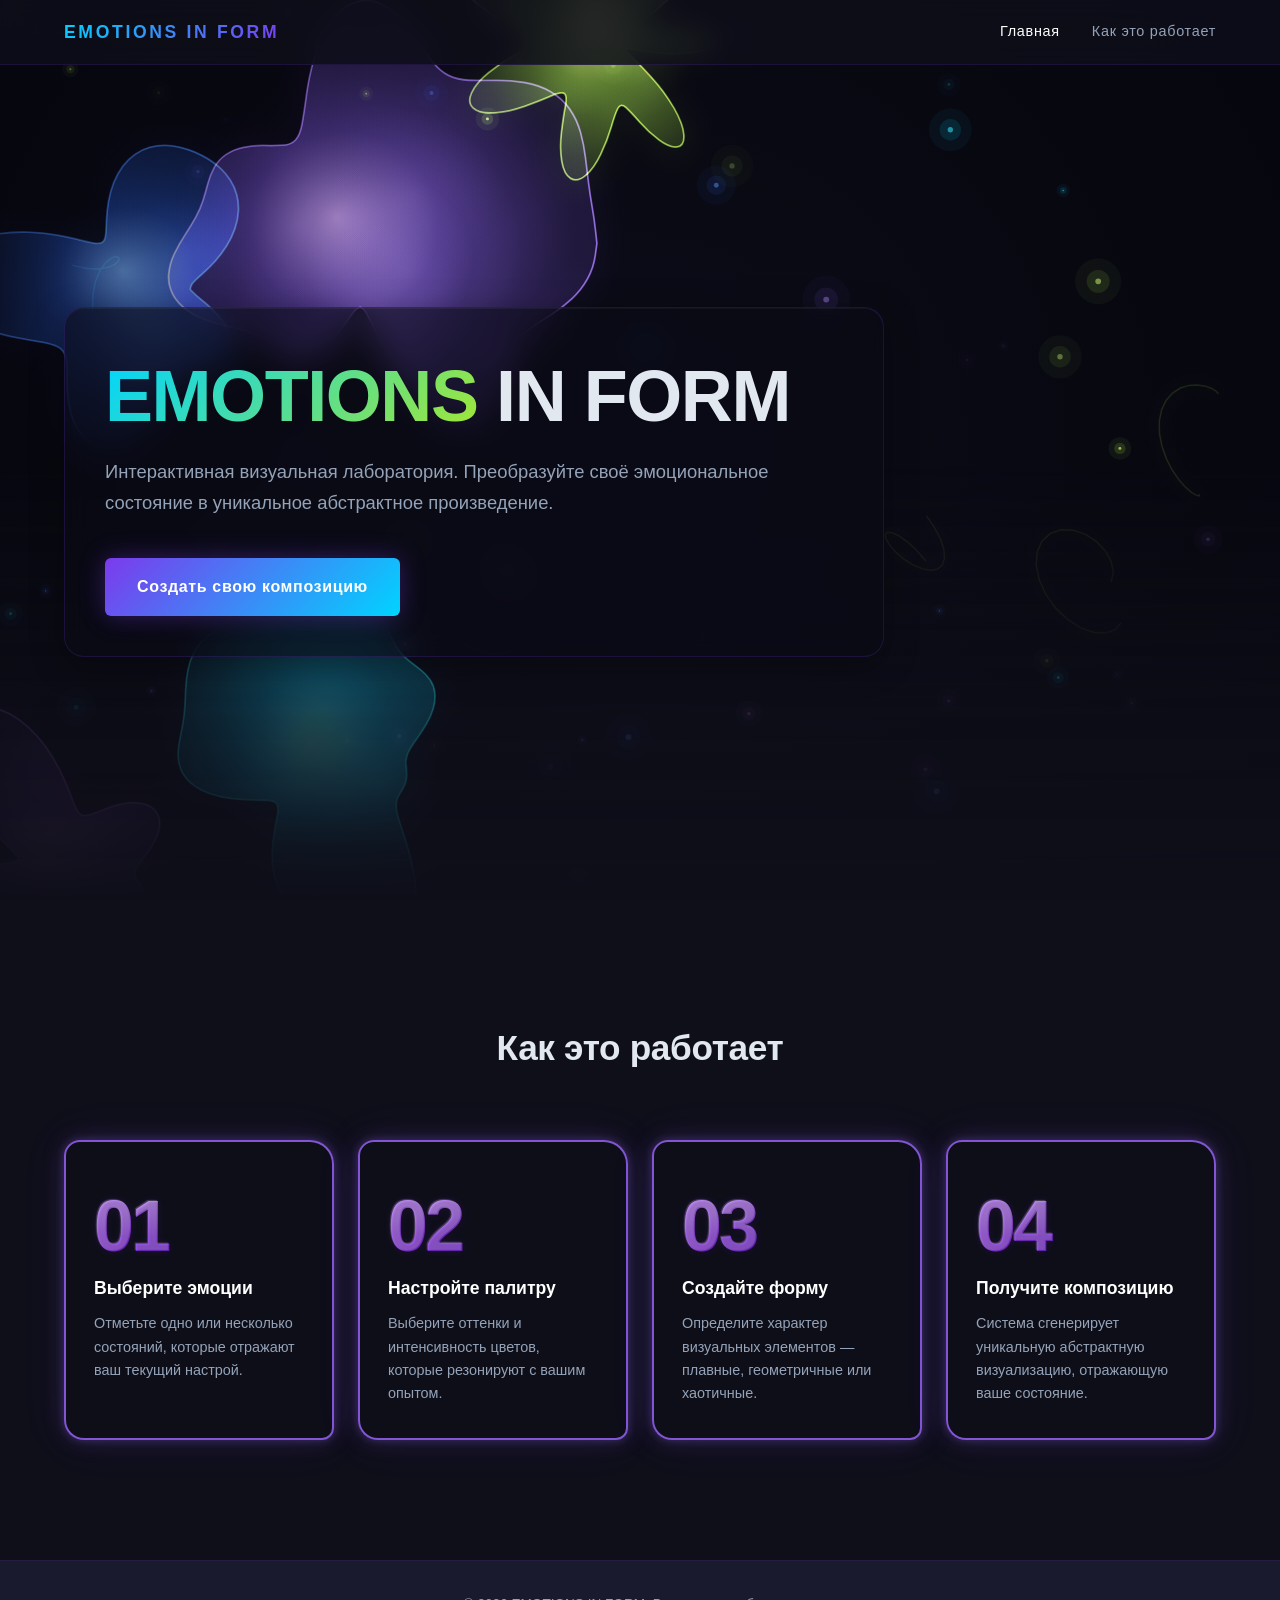
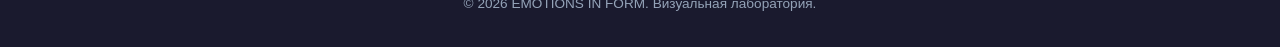
<file: index.html>
<!DOCTYPE html>
<html lang="ru">
<head>
    <meta charset="UTF-8">
    <meta name="viewport" content="width=device-width, initial-scale=1.0">
    <title>EMOTIONS IN FORM — Визуальная лаборатория</title>
    <link rel="stylesheet" href="css/style.css">
</head>
<body>

    <!-- Шапка -->
    <header class="header">
        <div class="container">
            <a href="#" class="logo">EMOTIONS IN FORM</a>
            <nav class="nav" id="nav">
                <a href="#hero">Главная</a>
                <a href="#how">Как это работает</a>
            </nav>
            <button class="burger" id="burger" aria-label="Меню">
                <span></span>
                <span></span>
                <span></span>
            </button>
        </div>
    </header>

    <main>

        <!-- Главный экран -->
        <section class="hero" id="hero">
            <canvas class="hero-canvas" id="heroCanvas" aria-hidden="true"></canvas>
            <div class="container">
                <div class="hero-content">
                    <h1 class="hero-title">
                        <span class="title-accent">EMOTIONS</span> IN FORM
                    </h1>
                    <p class="hero-subtitle">
                        Интерактивная визуальная лаборатория. Преобразуйте своё эмоциональное состояние в&nbsp;уникальное абстрактное произведение.
                    </p>
                    <a href="#" class="btn btn--primary" id="btnStartCreation">Создать свою композицию</a>
                </div>
            </div>
        </section>

        <!-- Как это работает -->
        <section class="how" id="how">
            <div class="container">
                <h2 class="section-title">Как это работает</h2>
                <div class="steps">
                    <div class="step">
                        <span class="step-number" data-glow="01">01</span>
                        <h3 class="step-title">Выберите эмоции</h3>
                        <p class="step-desc">Отметьте одно или несколько состояний, которые отражают ваш текущий настрой.</p>
                    </div>
                    <div class="step">
                        <span class="step-number" data-glow="02">02</span>
                        <h3 class="step-title">Настройте палитру</h3>
                        <p class="step-desc">Выберите оттенки и интенсивность цветов, которые резонируют с вашим опытом.</p>
                    </div>
                    <div class="step">
                        <span class="step-number" data-glow="03">03</span>
                        <h3 class="step-title">Создайте форму</h3>
                        <p class="step-desc">Определите характер визуальных элементов — плавные, геометричные или хаотичные.</p>
                    </div>
                    <div class="step">
                        <span class="step-number" data-glow="04">04</span>
                        <h3 class="step-title">Получите композицию</h3>
                        <p class="step-desc">Система сгенерирует уникальную абстрактную визуализацию, отражающую ваше состояние.</p>
                    </div>
                </div>
            </div>
        </section>

        <!-- Область создания композиции -->
        <div class="creator-area" id="creatorArea">
            <button class="creator-close" id="creatorClose" aria-label="Закрыть">&times;</button>
            <div class="creator-viewport">
                <div class="creator-track" id="creatorTrack">

                    <!-- Слайд 1: Выбор эмоций -->
                    <div class="creator-slide" id="slide-emotions">
                        <div class="container">
                            <div class="scene-header">
                                <span class="scene-step">Шаг 1 из 4</span>
                                <div class="scene-progress">
                                    <span class="scene-progress__fill" style="width: 25%"></span>
                                </div>
                                <h2 class="scene-title">Выберите, что вы сейчас чувствуете</h2>
                                <p class="scene-hint">Можно выбрать несколько</p>
                            </div>
                            <div class="emotions-grid">
                                <div class="emotions-col">
                                    <div class="emotion-row" data-emotion="calm">
                                        <span class="emotion-marker"></span>
                                        <span class="emotion-label">Спокойствие</span>
                                    </div>
                                    <div class="emotion-row" data-emotion="anxiety">
                                        <span class="emotion-marker"></span>
                                        <span class="emotion-label">Тревога</span>
                                    </div>
                                    <div class="emotion-row" data-emotion="inspiration">
                                        <span class="emotion-marker"></span>
                                        <span class="emotion-label">Вдохновение</span>
                                    </div>
                                    <div class="emotion-row" data-emotion="joy">
                                        <span class="emotion-marker"></span>
                                        <span class="emotion-label">Радость</span>
                                    </div>
                                    <div class="emotion-row" data-emotion="ecstasy">
                                        <span class="emotion-marker"></span>
                                        <span class="emotion-label">Восторг</span>
                                    </div>
                                    <div class="emotion-row" data-emotion="curiosity">
                                        <span class="emotion-marker"></span>
                                        <span class="emotion-label">Любопытство</span>
                                    </div>
                                </div>
                                <div class="emotions-col">
                                    <div class="emotion-row" data-emotion="sadness">
                                        <span class="emotion-marker"></span>
                                        <span class="emotion-label">Грусть</span>
                                    </div>
                                    <div class="emotion-row" data-emotion="anger">
                                        <span class="emotion-marker"></span>
                                        <span class="emotion-label">Гнев</span>
                                    </div>
                                    <div class="emotion-row" data-emotion="hope">
                                        <span class="emotion-marker"></span>
                                        <span class="emotion-label">Надежда</span>
                                    </div>
                                    <div class="emotion-row" data-emotion="doubt">
                                        <span class="emotion-marker"></span>
                                        <span class="emotion-label">Сомнение</span>
                                    </div>
                                    <div class="emotion-row" data-emotion="fatigue">
                                        <span class="emotion-marker"></span>
                                        <span class="emotion-label">Усталость</span>
                                    </div>
                                    <div class="emotion-row" data-emotion="longing">
                                        <span class="emotion-marker"></span>
                                        <span class="emotion-label">Тоска</span>
                                    </div>
                                </div>
                            </div>
                            <div class="scene-footer">
                                <button class="btn btn--primary btn--next" id="btnNextEmotion" disabled>Далее</button>
                            </div>
                        </div>
                    </div>

                    <!-- Слайд 2: Настройка палитры -->
                    <div class="creator-slide" id="slide-palette">
                        <div class="container">
                            <div class="scene-header">
                                <span class="scene-step">Шаг 2 из 4</span>
                                <div class="scene-progress">
                                    <span class="scene-progress__fill" style="width: 50%"></span>
                                </div>
                                <h2 class="scene-title">Выберите цветовое настроение</h2>
                                <p class="scene-hint">Какими цветами вы хотите выразить своё состояние?</p>
                            </div>
                            <div class="palette-cards">
                                <div class="palette-card" data-palette="cosmic">
                                    <div class="palette-preview palette-preview--cosmic"></div>
                                    <h3 class="palette-name">Космическое свечение</h3>
                                    <p class="palette-desc">Глубокий фиолетовый, яркий циан, ультрамарин</p>
                                </div>
                                <div class="palette-card" data-palette="warm">
                                    <div class="palette-preview palette-preview--warm"></div>
                                    <h3 class="palette-name">Янтарная вспышка</h3>
                                    <p class="palette-desc">Огненный оранжевый, тёплый розовый, золотой</p>
                                </div>
                                <div class="palette-card" data-palette="quiet">
                                    <div class="palette-preview palette-preview--quiet"></div>
                                    <h3 class="palette-name">Сапфировый импульс</h3>
                                    <p class="palette-desc">Глубокий сапфир, ультрамарин, голубые акценты</p>
                                </div>
                                <div class="palette-card" data-palette="contrast">
                                    <div class="palette-preview palette-preview--contrast"></div>
                                    <h3 class="palette-name">Контраст чувств</h3>
                                    <p class="palette-desc">Яркий лайм, неоновый розовый, тёмный фиолетовый</p>
                                </div>
                                <div class="palette-card" data-palette="lavender">
                                    <div class="palette-preview palette-preview--lavender"></div>
                                    <h3 class="palette-name">Лавандовый туман</h3>
                                    <p class="palette-desc">Сиреневый, розовый, молочный</p>
                                </div>
                                <div class="palette-card" data-palette="emerald">
                                    <div class="palette-preview palette-preview--emerald"></div>
                                    <h3 class="palette-name">Изумрудный сон</h3>
                                    <p class="palette-desc">Зелёный, бирюзовый, золотистый</p>
                                </div>
                                <div class="palette-card" data-palette="neon">
                                    <div class="palette-preview palette-preview--neon"></div>
                                    <h3 class="palette-name">Алый резонанс</h3>
                                    <p class="palette-desc">Глубокий красный, бордо, кармин, малина</p>
                                </div>
                                <div class="palette-card" data-palette="mono">
                                    <div class="palette-preview palette-preview--mono"></div>
                                    <h3 class="palette-name">Монохромная тишина</h3>
                                    <p class="palette-desc">Графитовый, серебристый, белый</p>
                                </div>
                            </div>
                            <div class="scene-footer">
                                <button class="btn btn--secondary btn--back" id="btnBackPalette">Назад</button>
                                <button class="btn btn--primary btn--next" id="btnNextPalette" disabled>Далее</button>
                            </div>
                        </div>
                    </div>

                    <!-- Слайд 3: Выбор формы -->
                    <div class="creator-slide" id="slide-shape">
                        <div class="container">
                            <div class="scene-header">
                                <span class="scene-step">Шаг 3 из 4</span>
                                <div class="scene-progress">
                                    <span class="scene-progress__fill" style="width: 75%"></span>
                                </div>
                                <h2 class="scene-title">Выберите форму композиции</h2>
                                <p class="scene-hint">Как ваше состояние могло бы выглядеть в абстрактном пространстве?</p>
                            </div>
                            <div class="shape-cards">
                                <div class="shape-card" data-shape="organic">
                                    <div class="shape-visual shape-visual--organic"></div>
                                    <h3 class="shape-name">Органика</h3>
                                    <p class="shape-desc">Плавные, мягкие, неправильные формы</p>
                                </div>
                                <div class="shape-card" data-shape="geometry">
                                    <div class="shape-visual shape-visual--geometry"></div>
                                    <h3 class="shape-name">Геометрия</h3>
                                    <p class="shape-desc">Круги, треугольники, многоугольники</p>
                                </div>
                                <div class="shape-card" data-shape="flow">
                                    <div class="shape-visual shape-visual--flow"></div>
                                    <h3 class="shape-name">Поток</h3>
                                    <p class="shape-desc">Текучие волны, ленты, переплетения</p>
                                </div>
                                <div class="shape-card" data-shape="particles">
                                    <div class="shape-visual shape-visual--particles"></div>
                                    <h3 class="shape-name">Частицы</h3>
                                    <p class="shape-desc">Светящиеся точки, абстрактные скопления</p>
                                </div>
                                <div class="shape-card" data-shape="neural">
                                    <div class="shape-visual shape-visual--neural"></div>
                                    <h3 class="shape-name">Нейронные связи</h3>
                                    <p class="shape-desc">Пересекающиеся линии, узлы, соединения</p>
                                </div>
                                <div class="shape-card" data-shape="symmetry">
                                    <div class="shape-visual shape-visual--symmetry"></div>
                                    <h3 class="shape-name">Симметрия</h3>
                                    <p class="shape-desc">Радиальный орнамент, зеркала, дуги, лучи</p>
                                </div>
                            </div>
                            <div class="scene-footer">
                                <button class="btn btn--secondary btn--back" id="btnBackShape">Назад</button>
                                <button class="btn btn--primary btn--next" id="btnNextShape" disabled>Далее</button>
                            </div>
                        </div>
                    </div>

                    <!-- Слайд 4: Результат -->
                    <div class="creator-slide" id="slide-result">
                        <div class="container">
                            <div class="scene-header">
                                <span class="scene-step">Шаг 4 из 4</span>
                                <div class="scene-progress">
                                    <span class="scene-progress__fill" style="width: 100%"></span>
                                </div>
                                <h2 class="scene-title">Твоё состояние в цвете и форме</h2>
                                <p class="scene-hint">Каждое чувство оставляет свой визуальный след</p>
                            </div>
                            <div class="result-area">
                                <canvas class="result-canvas" id="resultCanvas"></canvas>
                                <div class="result-actions">
                                    <button class="btn btn--secondary" id="btnSaveResult">Сохранить изображение</button>
                                    <button class="btn btn--secondary" id="btnRegenerate">Создать заново</button>
                                    <button class="btn btn--secondary" id="btnChangeSettings">Изменить настройки</button>
                                </div>
                            </div>
                        </div>
                    </div>

                </div>
            </div>
        </div>

    </main>

    <!-- Подвал -->
    <footer class="footer">
        <div class="container">
            <p class="footer-text">&copy; 2026 EMOTIONS IN FORM. Визуальная лаборатория.</p>
        </div>
    </footer>

    <script src="js/main.recovered.js"></script>
</body>
</html>
</file>
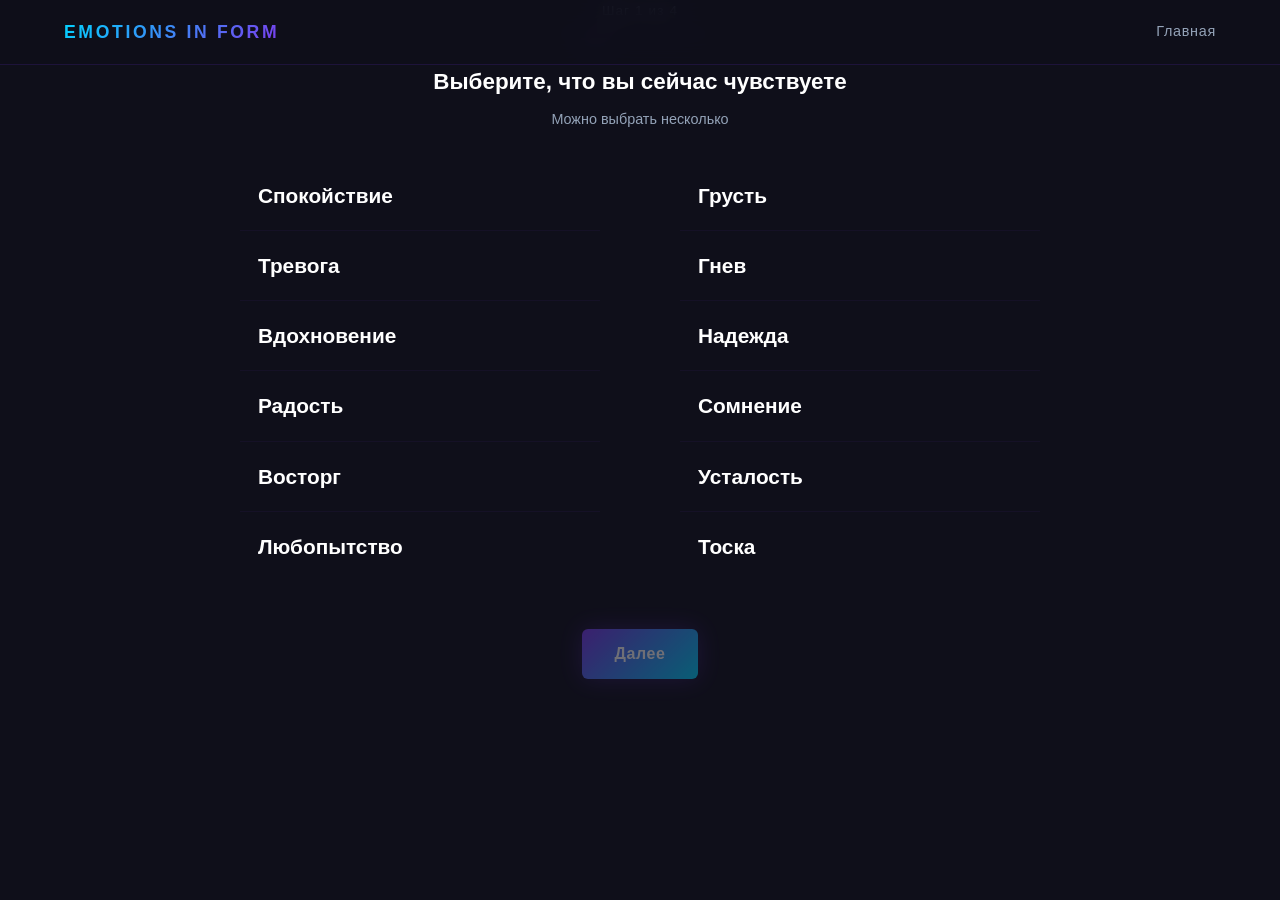
<file: emotions.html>
<!DOCTYPE html>
<html lang="ru">
<head>
    <meta charset="UTF-8">
    <meta name="viewport" content="width=device-width, initial-scale=1.0">
    <title>EMOTIONS IN FORM — Выбор эмоций</title>
    <link rel="stylesheet" href="css/style.css">
</head>
<body>

    <!-- Шапка -->
    <header class="header">
        <div class="container">
            <a href="index.html" class="logo">EMOTIONS IN FORM</a>
            <nav class="nav" id="nav">
                <a href="index.html">Главная</a>
            </nav>
            <button class="burger" id="burger" aria-label="Меню">
                <span></span>
                <span></span>
                <span></span>
            </button>
        </div>
    </header>

    <!-- Сцена: выбор эмоций -->
    <section class="scene scene--emotions" id="sceneEmotions">
        <div class="scene-bg">
            <div class="scene-bg__blob scene-bg__blob--1"></div>
            <div class="scene-bg__blob scene-bg__blob--2"></div>
            <div class="scene-bg__blob scene-bg__blob--3"></div>
        </div>
        <div class="container">
            <div class="scene-header">
                <span class="scene-step">Шаг 1 из 4</span>
                <div class="scene-progress">
                    <span class="scene-progress__fill" style="width: 25%"></span>
                </div>
                <h2 class="scene-title">Выберите, что вы сейчас чувствуете</h2>
                <p class="scene-hint">Можно выбрать несколько</p>
            </div>
            <div class="emotions-grid">
                <div class="emotions-col">
                    <div class="emotion-row" data-emotion="calm">
                        <span class="emotion-marker"></span>
                        <span class="emotion-label">Спокойствие</span>
                    </div>
                    <div class="emotion-row" data-emotion="anxiety">
                        <span class="emotion-marker"></span>
                        <span class="emotion-label">Тревога</span>
                    </div>
                    <div class="emotion-row" data-emotion="inspiration">
                        <span class="emotion-marker"></span>
                        <span class="emotion-label">Вдохновение</span>
                    </div>
                    <div class="emotion-row" data-emotion="joy">
                        <span class="emotion-marker"></span>
                        <span class="emotion-label">Радость</span>
                    </div>
                    <div class="emotion-row" data-emotion="ecstasy">
                        <span class="emotion-marker"></span>
                        <span class="emotion-label">Восторг</span>
                    </div>
                    <div class="emotion-row" data-emotion="curiosity">
                        <span class="emotion-marker"></span>
                        <span class="emotion-label">Любопытство</span>
                    </div>
                </div>
                <div class="emotions-col">
                    <div class="emotion-row" data-emotion="sadness">
                        <span class="emotion-marker"></span>
                        <span class="emotion-label">Грусть</span>
                    </div>
                    <div class="emotion-row" data-emotion="anger">
                        <span class="emotion-marker"></span>
                        <span class="emotion-label">Гнев</span>
                    </div>
                    <div class="emotion-row" data-emotion="hope">
                        <span class="emotion-marker"></span>
                        <span class="emotion-label">Надежда</span>
                    </div>
                    <div class="emotion-row" data-emotion="doubt">
                        <span class="emotion-marker"></span>
                        <span class="emotion-label">Сомнение</span>
                    </div>
                    <div class="emotion-row" data-emotion="fatigue">
                        <span class="emotion-marker"></span>
                        <span class="emotion-label">Усталость</span>
                    </div>
                    <div class="emotion-row" data-emotion="longing">
                        <span class="emotion-marker"></span>
                        <span class="emotion-label">Тоска</span>
                    </div>
                </div>
            </div>
            <div class="scene-footer">
                <button class="btn btn--primary btn--next" id="btnNext" disabled>Далее</button>
            </div>
        </div>
    </section>

    <script src="js/emotions.js"></script>
</body>
</html>
</file>
<file: css/style.css>
/* ===== Сброс и базовые стили ===== */
*,
*::before,
*::after {
    margin: 0;
    padding: 0;
    box-sizing: border-box;
}

:root {
    /* Палитра Art Laboratory */
    --color-graphite: #1a1a2e;
    --color-graphite-light: #2d2d44;
    --color-purple: #7c3aed;
    --color-purple-glow: #a78bfa;
    --color-electric-blue: #00d4ff;
    --color-electric-blue-dim: #0ea5e9;
    --color-lime: #a3e635;
    --color-lime-dim: #84cc16;

    --color-text: #e2e8f0;
    --color-text-muted: #94a3b8;
    --color-bg: #0f0f1a;
    --color-bg-card: #16162a;

    --radius: 6px;
    --transition: 0.3s cubic-bezier(0.4, 0, 0.2, 1);
}

html {
    scroll-behavior: smooth;
}

body {
    font-family: -apple-system, BlinkMacSystemFont, 'Segoe UI', Roboto, sans-serif;
    color: var(--color-text);
    background: var(--color-bg);
    line-height: 1.6;
    overflow-x: hidden;
}

.container {
    max-width: 1200px;
    margin: 0 auto;
    padding: 0 24px;
}

a {
    text-decoration: none;
    color: inherit;
}

/* ===== Шапка ===== */
.header {
    position: fixed;
    top: 0;
    left: 0;
    width: 100%;
    background: rgba(15, 15, 26, 0.85);
    backdrop-filter: blur(12px);
    -webkit-backdrop-filter: blur(12px);
    border-bottom: 1px solid rgba(124, 58, 237, 0.15);
    z-index: 100;
}

.header .container {
    display: flex;
    align-items: center;
    justify-content: space-between;
    height: 64px;
}

.logo {
    font-size: 1.1rem;
    font-weight: 800;
    letter-spacing: 0.15em;
    text-transform: uppercase;
    background: linear-gradient(135deg, var(--color-electric-blue), var(--color-purple));
    -webkit-background-clip: text;
    -webkit-text-fill-color: transparent;
    background-clip: text;
}

.nav {
    display: flex;
    gap: 32px;
}

.nav a {
    font-size: 0.9rem;
    font-weight: 500;
    letter-spacing: 0.05em;
    color: var(--color-text-muted);
    transition: color var(--transition);
    position: relative;
}

.nav a::after {
    content: '';
    position: absolute;
    bottom: -4px;
    left: 0;
    width: 0;
    height: 2px;
    background: var(--color-electric-blue);
    transition: width var(--transition);
}

.nav a:hover {
    color: #fff;
}

.nav a:hover::after {
    width: 100%;
}

/* Бургер-меню */
.burger {
    display: none;
    flex-direction: column;
    gap: 5px;
    background: none;
    border: none;
    cursor: pointer;
    padding: 4px;
}

.burger span {
    display: block;
    width: 24px;
    height: 2px;
    background: var(--color-text);
    transition: var(--transition);
}

/* ===== Главный экран ===== */
.hero {
    min-height: 100vh;
    display: flex;
    align-items: center;
    padding-top: 64px;
    position: relative;
    overflow: hidden;
}

.hero .container {
    position: relative;
    z-index: 2;
    width: 100%;
}

.hero-content {
    align-self: flex-start;
    width: 820px;
    max-width: calc(100vw - 48px);
    box-sizing: border-box;
    z-index: 2;

    /* ===== Glassmorphism-подложка ===== */
    display: flex;
    flex-direction: column;
    gap: 0;
    padding: 44px 40px 40px 40px;
    border-radius: 20px;
    background: rgba(10, 10, 22, 0.6);
    backdrop-filter: blur(16px);
    -webkit-backdrop-filter: blur(16px);
    border: 1px solid rgba(124, 58, 237, 0.18);
    box-shadow:
        0 8px 32px rgba(0, 0, 0, 0.35),
        inset 0 1px 0 rgba(255, 255, 255, 0.04);
}

/* ===== Заголовок ===== */
.hero-title {
    font-size: 4.5rem;
    font-weight: 900;
    line-height: 1;
    letter-spacing: -0.02em;
    margin-top: 8px;
    margin-bottom: 24px;
    white-space: nowrap;
}

.title-accent {
    background: linear-gradient(135deg, var(--color-electric-blue), var(--color-lime));
    -webkit-background-clip: text;
    -webkit-text-fill-color: transparent;
    background-clip: text;
}

.hero-subtitle {
    font-size: 1.15rem;
    color: var(--color-text-muted);
    line-height: 1.7;
    margin-bottom: 40px;
}

/* ===== Кнопка ===== */
.btn {
    display: inline-block;
    padding: 16px 32px;
    font-size: 1rem;
    font-weight: 700;
    letter-spacing: 0.04em;
    border: none;
    border-radius: var(--radius);
    cursor: pointer;
    transition: all var(--transition);
    width: fit-content;
}

.btn--primary {
    background: linear-gradient(135deg, var(--color-purple), var(--color-electric-blue));
    color: #fff;
    box-shadow: 0 0 24px rgba(124, 58, 237, 0.35);
}

.btn--primary:hover {
    box-shadow: 0 0 40px rgba(0, 212, 255, 0.5);
    transform: translateY(-2px);
}

/* ===== Canvas: генеративный фон ===== */
.hero-canvas {
    position: absolute;
    top: 0;
    left: 0;
    width: 100%;
    height: 100%;
    z-index: 1;
    pointer-events: none;
    mask-image: linear-gradient(to bottom, rgba(0, 0, 0, 1) 50%, rgba(0, 0, 0, 0.3) 80%, rgba(0, 0, 0, 0) 100%);
    -webkit-mask-image: linear-gradient(to bottom, rgba(0, 0, 0, 1) 50%, rgba(0, 0, 0, 0.3) 80%, rgba(0, 0, 0, 0) 100%);
}

/* ===== Секция «Как это работает» — Editorial Organic ===== */
.how {
    padding: 120px 0;
    background: var(--color-bg);
}

.section-title {
    font-size: 2.2rem;
    font-weight: 800;
    text-align: center;
    margin-bottom: 64px;
    letter-spacing: -0.01em;
}

.steps {
    display: grid;
    grid-template-columns: repeat(4, 1fr);
    gap: 24px;
}

/* --- Карточка — органичный контур, тёмная заливка, неоновое свечение --- */
.step {
    background: rgba(15, 15, 26, 0.95);
    position: relative;
    overflow: visible;
    min-height: 300px;
    padding: 48px 28px 32px;
    transition: border-color var(--transition);

    /* Единая фиолетовая обводка + свечение */
    border: 2px solid rgba(150, 98, 245, 0.85);
    border-radius: 16px 24px 12px 20px;
    box-shadow:
        0 0 8px rgba(150, 98, 245, 0.30),
        0 0 24px rgba(150, 98, 245, 0.15),
        0 0 48px rgba(150, 98, 245, 0.08);
}
.step:hover {
    border-color: rgba(150, 98, 245, 1);
    box-shadow:
        0 0 12px rgba(150, 98, 245, 0.40),
        0 0 32px rgba(150, 98, 245, 0.20),
        0 0 64px rgba(150, 98, 245, 0.10);
}

/* --- Номер — объёмный полупрозрачный Blob-стиль --- */
.step-number {
    display: block;
    font-size: 4.5rem;
    font-weight: 900;
    line-height: 1;
    letter-spacing: -0.04em;
    user-select: none;

    /* Насыщенный фиолетовый градиент — от яркого лилового к глубокому ультрамарину */
    background:
        radial-gradient(ellipse 110% 90% at 25% 20%, rgba(230, 210, 255, 0.40) 0%, transparent 50%),
        linear-gradient(135deg, #b060ff 0%, #8b30e8 30%, #6d28d9 70%, #5b1fb8 100%);
    -webkit-background-clip: text;
    -webkit-text-fill-color: transparent;
    background-clip: text;

    /* Объём: блик сверху-слева + тень снизу-справа (blur 1–2px — невидим как размытие) */
    text-shadow:
        -1px -1px 1px rgba(230, 210, 255, 0.25),
         1px  1px 2px rgba(15, 5, 30,  0.30);

    /* Мягкое внешнее свечение — подчёркивает форму, не размывает края */
    filter: drop-shadow(0 0 3px rgba(139, 48, 232, 0.15));

    margin-bottom: 12px;
}

/* --- Заголовок и описание --- */
.step-title {
    font-size: 1.1rem;
    font-weight: 700;
    margin-bottom: 10px;
    color: #fff;
}

.step-desc {
    font-size: 0.9rem;
    color: var(--color-text-muted);
    line-height: 1.6;
}

/* ===== Адаптивность ===== */
@media (max-width: 1024px) {
    .hero-title {
        font-size: 3.2rem;
    }

    .steps {
        grid-template-columns: repeat(2, 1fr);
    }

    .step-number {
        font-size: 3.8rem;
    }
}

@media (max-width: 768px) {
    .burger {
        display: flex;
    }

    .nav {
        position: fixed;
        top: 64px;
        left: 0;
        width: 100%;
        background: rgba(15, 15, 26, 0.98);
        backdrop-filter: blur(12px);
        -webkit-backdrop-filter: blur(12px);
        flex-direction: column;
        padding: 32px 24px;
        gap: 24px;
        border-bottom: 1px solid rgba(124, 58, 237, 0.2);
        transform: translateY(-120%);
        transition: transform var(--transition);
    }

    .nav.active {
        transform: translateY(0);
    }

    .nav a {
        margin-left: 0;
        font-size: 1rem;
    }

    .hero-content {
        max-width: 100%;
        text-align: center;
        padding: 32px 24px 28px;
        border-radius: 16px;
    }

    .hero-subtitle {
        max-width: 100%;
    }

    .hero-title {
        font-size: 2.2rem;
        white-space: normal;
    }

    .steps {
        grid-template-columns: 1fr;
    }

    .step {
        padding: 40px 24px 28px;
    }

    .step-number {
        font-size: 4rem;
    }

    .step-title {
        font-size: 1.05rem;
    }
}

/* ===== Подвал ===== */
.footer {
    padding: 32px 0;
    text-align: center;
    border-top: 1px solid rgba(124, 58, 237, 0.1);
    background: var(--color-graphite);
}

.footer-text {
    font-size: 0.85rem;
    color: var(--color-text-muted);
}

/* ===== Горизонтальный слайдер создания ===== */
.creator-area {
    display: none;
    position: fixed;
    top: 0;
    left: 0;
    width: 100vw;
    height: 100vh;
    z-index: 999;
    background: var(--color-bg);
    overflow: hidden;
}

.creator-area.active {
    display: block;
}

/* Кнопка закрытия */
.creator-close {
    position: absolute;
    top: 20px;
    right: 20px;
    z-index: 1001;
    background: rgba(124, 58, 237, 0.2);
    border: 1px solid rgba(124, 58, 237, 0.3);
    color: #fff;
    width: 40px;
    height: 40px;
    border-radius: 50%;
    font-size: 1.2rem;
    cursor: pointer;
    transition: all var(--transition);
    display: flex;
    align-items: center;
    justify-content: center;
}

.creator-close:hover {
    background: rgba(124, 58, 237, 0.4);
    transform: scale(1.1);
}

/* Контейнер слайдера */
.creator-viewport {
    width: 100%;
    height: 100%;
    overflow: hidden;
}

.creator-track {
    display: flex;
    width: 400%;
    height: 100%;
    transition: transform 0.6s cubic-bezier(0.4, 0, 0.2, 1);
    will-change: transform;
}

.creator-slide {
    width: 25%;
    height: 100%;
    flex-shrink: 0;
    overflow-y: auto;
    padding: 80px 0 40px;
}

/* ===== Стили для слайда эмоций ===== */
.scene-header {
    text-align: center;
    margin-bottom: 48px;
}

.scene-step {
    display: block;
    font-size: 0.85rem;
    font-weight: 500;
    letter-spacing: 0.08em;
    color: var(--color-text-muted);
    margin-bottom: 16px;
}

.scene-progress {
    width: 120px;
    height: 2px;
    background: rgba(124, 58, 237, 0.12);
    border-radius: 1px;
    margin: 0 auto 24px;
    overflow: hidden;
}

.scene-progress__fill {
    display: block;
    height: 100%;
    background: linear-gradient(90deg, rgba(150, 98, 245, 0.8), rgba(167, 139, 250, 0.6));
    border-radius: 1px;
    box-shadow: 0 0 8px rgba(150, 98, 245, 0.3);
    transition: width 0.6s cubic-bezier(0.4, 0, 0.2, 1);
}

.scene-title {
    font-size: 1.4rem;
    font-weight: 700;
    color: #fff;
    margin-bottom: 8px;
}

.scene-hint {
    font-size: 0.9rem;
    color: var(--color-text-muted);
}

/* Сетка эмоций */
.emotions-grid {
    display: grid;
    grid-template-columns: repeat(2, 1fr);
    gap: 0 80px;
    max-width: 800px;
    margin: 0 auto;
}

.emotions-col {
    display: flex;
    flex-direction: column;
}

/* Строка эмоции */
.emotion-row {
    display: flex;
    align-items: center;
    gap: 16px;
    padding: 18px 0;
    cursor: pointer;
    position: relative;
    transition: all var(--transition);
    border-bottom: 1px solid rgba(124, 58, 237, 0.06);
    user-select: none;
}

.emotion-row:first-child {
    padding-top: 0;
}

.emotion-row:last-child {
    border-bottom: none;
}

.emotion-row:hover {
    background: rgba(124, 58, 237, 0.03);
}

.emotion-marker {
    display: block;
    width: 2px;
    height: 24px;
    flex-shrink: 0;
    transition: all var(--transition);
    opacity: 0.6;
}

.emotion-row:hover .emotion-marker {
    opacity: 1;
}

.emotion-label {
    font-size: 1.3rem;
    font-weight: 700;
    color: #fff;
    transition: color var(--transition);
}

/* Выбранная эмоция */
.emotion-row.active {
    background: rgba(124, 58, 237, 0.04);
}

.emotion-row.active .emotion-marker {
    height: 32px;
    opacity: 1;
    background: rgba(150, 98, 245, 1);
    box-shadow: 0 0 10px rgba(150, 98, 245, 0.5), 0 0 24px rgba(150, 98, 245, 0.2);
}

.emotion-row.active .emotion-label {
    color: rgba(150, 98, 245, 0.85);
}

/* Футер сцены */
.scene-footer {
    text-align: center;
    margin-top: 48px;
}

.btn--next {
    opacity: 0.4;
    pointer-events: none;
    transition: opacity var(--transition);
}

.btn--next:not([disabled]) {
    opacity: 1;
    pointer-events: auto;
}

/* ===== Адаптивность ===== */
@media (max-width: 1024px) {
    .emotions-grid {
        gap: 0 40px;
    }

    .scene-title {
        font-size: 1.2rem;
    }

    .emotion-label {
        font-size: 1.15rem;
    }
}

@media (max-width: 768px) {
    .emotions-grid {
        grid-template-columns: 1fr;
        gap: 0;
    }

    .scene-title {
        font-size: 1.1rem;
    }

    .emotion-label {
        font-size: 1.1rem;
    }

    .emotion-row {
        padding: 14px 0;
    }
}

/* ===== Карточки палитры ===== */
.palette-cards {
    display: grid;
    grid-template-columns: repeat(4, 1fr);
    gap: 20px;
    max-width: 1000px;
    margin: 0 auto;
}

.palette-card {
    background: rgba(124, 58, 237, 0.04);
    border: 1px solid rgba(124, 58, 237, 0.12);
    border-radius: 16px;
    padding: 20px;
    cursor: pointer;
    transition: all var(--transition);
    user-select: none;
}

.palette-card:hover {
    background: rgba(124, 58, 237, 0.08);
    border-color: rgba(124, 58, 237, 0.25);
    transform: translateY(-2px);
}

.palette-card.active {
    background: rgba(124, 58, 237, 0.1);
    border-color: rgba(150, 98, 245, 0.5);
    box-shadow: 0 0 24px rgba(150, 98, 245, 0.15);
    transform: translateY(-2px);
}

.palette-preview {
    width: 100%;
    height: 64px;
    border-radius: 10px;
    margin-bottom: 14px;
}

.palette-preview--cosmic {
    background: linear-gradient(135deg, #8B35FF 0%, #A855F7 25%, #00F5E9 50%, #00B8FF 75%, #245BFF 100%);
}

.palette-preview--warm {
    background: linear-gradient(135deg, #FF6A00 0%, #FF4500 20%, #FF1744 40%, #FF0080 60%, #E6005C 80%, #FFC400 100%);
}

.palette-preview--quiet {
    background: linear-gradient(135deg, #001B55 0%, #003BCE 30%, #075BFF 55%, #00BFFF 80%, #B8F3FF 100%);
}

.palette-preview--contrast {
    background: linear-gradient(135deg, #D7FF00 0%, #C6FF00 25%, #A8FF00 45%, #FF00C8 65%, #FF1493 85%, #F500FF 100%);
}

.palette-preview--emerald {
    background: linear-gradient(135deg, #00E676 0%, #00FF66 25%, #00DFA2 45%, #00F5C4 65%, #00CFFF 85%, #FFD600 100%);
}

.palette-preview--lavender {
    background: linear-gradient(135deg, #c084fc 0%, #f9a8d4 50%, #fef3c7 100%);
}

.palette-preview--neon {
    background: linear-gradient(135deg, #8B0000 0%, #C00035 25%, #E60026 40%, #FF0033 55%, #FF1744 70%, #FF008C 85%, #D5006D 100%);
}

.palette-preview--mono {
    background: linear-gradient(135deg, #374151 0%, #9ca3af 50%, #f9fafb 100%);
}

.palette-name {
    font-size: 0.95rem;
    font-weight: 700;
    color: #fff;
    margin-bottom: 4px;
}

.palette-desc {
    font-size: 0.8rem;
    color: var(--color-text-muted);
    margin: 0;
    line-height: 1.4;
}

/* ===== Адаптивность палитры ===== */
@media (max-width: 1024px) {
    .palette-cards {
        grid-template-columns: repeat(2, 1fr);
        gap: 16px;
    }
}

@media (max-width: 768px) {
    .palette-cards {
        grid-template-columns: 1fr;
        gap: 12px;
    }

    .palette-card {
        padding: 16px;
    }

    .palette-preview {
        height: 50px;
    }

    .palette-name {
        font-size: 0.9rem;
    }
}

/* ===== Карточки формы ===== */
.shape-cards {
    display: grid;
    grid-template-columns: repeat(3, 1fr);
    gap: 20px;
    max-width: 1000px;
    margin: 0 auto;
}

.shape-card {
    background: rgba(124, 58, 237, 0.04);
    border: 1px solid rgba(124, 58, 237, 0.12);
    border-radius: 16px;
    padding: 20px;
    cursor: pointer;
    transition: all var(--transition);
    user-select: none;
    text-align: center;
}

.shape-card:hover {
    background: rgba(124, 58, 237, 0.08);
    border-color: rgba(124, 58, 237, 0.25);
    transform: translateY(-2px);
}

.shape-card.active {
    background: rgba(124, 58, 237, 0.1);
    border-color: rgba(150, 98, 245, 0.5);
    box-shadow: 0 0 24px rgba(150, 98, 245, 0.15);
    transform: translateY(-2px);
}

.shape-visual {
    width: 100%;
    height: 100px;
    border-radius: 12px;
    margin-bottom: 14px;
    overflow: hidden;
    position: relative;
}

/* Органика — мягкие blob-формы */
.shape-visual--organic {
    background: radial-gradient(ellipse at 30% 40%, rgba(168, 85, 247, 0.6) 0%, transparent 50%),
                radial-gradient(ellipse at 70% 60%, rgba(0, 220, 236, 0.5) 0%, transparent 45%),
                radial-gradient(ellipse at 50% 50%, rgba(37, 99, 235, 0.4) 0%, transparent 55%);
    filter: blur(6px);
}

/* Геометрия — чёткие фигуры */
.shape-visual--geometry {
    background:
        /* Тонкий треугольник */
        radial-gradient(circle at 25% 28%, transparent 22%, rgba(124, 58, 237, 0.25) 22%, rgba(124, 58, 237, 0.35) 24%, transparent 24%),
        /* Тонкий квадрат */
        linear-gradient(0deg, transparent 44%, rgba(0, 150, 255, 0.3) 44%, rgba(0, 150, 255, 0.3) 46%, transparent 46%),
        linear-gradient(0deg, transparent 62%, rgba(0, 150, 255, 0.3) 62%, rgba(0, 150, 255, 0.3) 64%, transparent 64%),
        linear-gradient(90deg, transparent 34%, rgba(0, 150, 255, 0.3) 34%, rgba(0, 150, 255, 0.3) 36%, transparent 36%),
        linear-gradient(90deg, transparent 48%, rgba(0, 150, 255, 0.3) 48%, rgba(0, 150, 255, 0.3) 50%, transparent 50%),
        /* Тонкий ромб */
        radial-gradient(circle at 72% 52%, transparent 20%, rgba(255, 50, 120, 0.25) 20%, rgba(255, 50, 120, 0.35) 22%, transparent 22%),
        /* Тонкий шестиугольник */
        radial-gradient(circle at 50% 22%, transparent 16%, rgba(124, 58, 237, 0.2) 16%, rgba(124, 58, 237, 0.3) 18%, transparent 18%),
        /* Тонкий круг */
        radial-gradient(circle at 35% 72%, transparent 18%, rgba(0, 150, 255, 0.2) 18%, rgba(0, 150, 255, 0.3) 20%, transparent 20%),
        /* Лёгкие линии-связи */
        linear-gradient(38deg, transparent 49%, rgba(124, 58, 237, 0.08) 49%, rgba(124, 58, 237, 0.08) 50%, transparent 50%),
        linear-gradient(-25deg, transparent 55%, rgba(0, 150, 255, 0.06) 55%, rgba(0, 150, 255, 0.06) 56%, transparent 56%),
        /* Тёмный фон */
        linear-gradient(135deg, #0a0a1a 0%, #1a1033 100%);
    background-blend-mode: normal, normal, normal, normal, normal, normal, normal, normal, normal, normal, normal;
}

/* Поток — текучие линии */
.shape-visual--flow {
    background: repeating-linear-gradient(
        45deg,
        rgba(168, 85, 247, 0.5) 0px,
        rgba(168, 85, 247, 0.5) 8px,
        transparent 8px,
        transparent 16px
    ),
    repeating-linear-gradient(
        -45deg,
        rgba(0, 220, 236, 0.5) 0px,
        rgba(0, 220, 236, 0.5) 8px,
        transparent 8px,
        transparent 16px
    ),
    linear-gradient(135deg, #1a1033 0%, #0d1b2a 100%);
    background-blend-mode: overlay;
}

/* Частицы — светящиеся точки */
.shape-visual--particles {
    background: radial-gradient(circle at 20% 30%, rgba(168, 85, 247, 0.9) 0%, transparent 3%),
                radial-gradient(circle at 40% 70%, rgba(0, 220, 236, 0.9) 0%, transparent 2%),
                radial-gradient(circle at 60% 20%, rgba(163, 230, 53, 0.9) 0%, transparent 2.5%),
                radial-gradient(circle at 80% 60%, rgba(37, 99, 235, 0.9) 0%, transparent 2%),
                radial-gradient(circle at 25% 80%, rgba(139, 92, 246, 0.9) 0%, transparent 1.5%),
                radial-gradient(circle at 70% 40%, rgba(0, 220, 236, 0.9) 0%, transparent 2%),
                radial-gradient(circle at 50% 50%, rgba(168, 85, 247, 0.9) 0%, transparent 2%),
                radial-gradient(circle at 10% 50%, rgba(163, 230, 53, 0.9) 0%, transparent 1.5%),
                radial-gradient(circle at 90% 30%, rgba(37, 99, 235, 0.9) 0%, transparent 2%),
                radial-gradient(circle at 35% 15%, rgba(0, 220, 236, 0.9) 0%, transparent 1.5%),
                radial-gradient(circle at 65% 85%, rgba(168, 85, 247, 0.9) 0%, transparent 2%),
                radial-gradient(circle at 45% 45%, rgba(163, 230, 53, 0.9) 0%, transparent 1.5%),
                linear-gradient(135deg, #1a1033 0%, #0d1b2a 100%);
}

/* Нейронные связи — линии и узлы */
.shape-visual--neural {
    background:
        linear-gradient(30deg, rgba(168, 85, 247, 0.6) 1px, transparent 1px),
        linear-gradient(90deg, rgba(0, 220, 236, 0.5) 1px, transparent 1px),
        linear-gradient(150deg, rgba(37, 99, 235, 0.6) 1px, transparent 1px),
        linear-gradient(210deg, rgba(168, 85, 247, 0.5) 1px, transparent 1px),
        linear-gradient(270deg, rgba(0, 220, 236, 0.6) 1px, transparent 1px),
        linear-gradient(330deg, rgba(37, 99, 235, 0.5) 1px, transparent 1px),
        radial-gradient(circle at 25% 25%, rgba(168, 85, 247, 0.9) 0%, transparent 4%),
        radial-gradient(circle at 75% 75%, rgba(0, 220, 236, 0.9) 0%, transparent 4%),
        radial-gradient(circle at 50% 50%, rgba(37, 99, 235, 0.9) 0%, transparent 3%),
        linear-gradient(135deg, #1a1033 0%, #0d1b2a 100%);
    background-size: 40px 40px, 100% 100%, 50px 50px, 45px 45px, 100% 100%, 55px 55px, 100% 100%, 100% 100%, 100% 100%, 100% 100%;
}

/* Симметрия — радиальный орнамент */
.shape-visual--symmetry {
    background:
        /* центральное ядро */
        radial-gradient(circle at 50% 50%, rgba(168, 85, 247, 0.55) 0%, transparent 12%),
        /* 4 оси симметрии — конические лучи */
        conic-gradient(from 0deg at 50% 50%,
            transparent 0deg, rgba(0, 229, 255, 0.2) 1.5deg, transparent 3deg,
            transparent 90deg, rgba(0, 229, 255, 0.2) 91.5deg, transparent 93deg,
            transparent 180deg, rgba(0, 229, 255, 0.2) 181.5deg, transparent 183deg,
            transparent 270deg, rgba(0, 229, 255, 0.2) 271.5deg, transparent 273deg
        ),
        /* концентрические дуги */
        radial-gradient(circle at 50% 50%, transparent 18%, rgba(37, 99, 235, 0.18) 19%, transparent 21%),
        radial-gradient(circle at 50% 50%, transparent 33%, rgba(37, 99, 235, 0.14) 34%, transparent 36%),
        radial-gradient(circle at 50% 50%, transparent 48%, rgba(168, 85, 247, 0.14) 49%, transparent 51%),
        /* орнаментальные лепестки на осях */
        radial-gradient(ellipse at 50% 30%, rgba(168, 85, 247, 0.35) 0%, transparent 50%),
        radial-gradient(ellipse at 30% 50%, rgba(0, 229, 255, 0.3) 0%, transparent 50%),
        radial-gradient(ellipse at 70% 50%, rgba(0, 229, 255, 0.3) 0%, transparent 50%),
        radial-gradient(ellipse at 50% 70%, rgba(168, 85, 247, 0.35) 0%, transparent 50%),
        /* точки на пересечениях */
        radial-gradient(circle at 35% 35%, rgba(255, 255, 255, 0.25) 0%, transparent 4%),
        radial-gradient(circle at 65% 35%, rgba(255, 255, 255, 0.25) 0%, transparent 4%),
        radial-gradient(circle at 35% 65%, rgba(255, 255, 255, 0.25) 0%, transparent 4%),
        radial-gradient(circle at 65% 65%, rgba(255, 255, 255, 0.25) 0%, transparent 4%),
        /* фон */
        linear-gradient(135deg, #1a1033 0%, #0d1b2a 100%);
}

.shape-name {
    font-size: 0.95rem;
    font-weight: 700;
    color: #fff;
    margin-bottom: 4px;
}

.shape-desc {
    font-size: 0.8rem;
    color: var(--color-text-muted);
    margin: 0;
    line-height: 1.4;
}

/* ===== Адаптивность формы ===== */
@media (max-width: 1024px) {
    .shape-cards {
        grid-template-columns: repeat(2, 1fr);
        gap: 16px;
    }
}

@media (max-width: 768px) {
    .shape-cards {
        grid-template-columns: 1fr;
        gap: 12px;
    }

    .shape-card {
        padding: 16px;
    }

    .shape-visual {
        height: 80px;
    }

    .shape-name {
        font-size: 0.9rem;
    }
}

/* ===== Экран результата ===== */
.result-area {
    max-width: 900px;
    margin: 0 auto;
}

.result-canvas {
    width: 100%;
    aspect-ratio: 16 / 9;
    border-radius: 20px;
    border: 1px solid rgba(124, 58, 237, 0.2);
    background: rgba(6, 6, 14, 0.9);
    box-shadow:
        0 0 20px rgba(150, 98, 245, 0.25),
        0 0 60px rgba(150, 98, 245, 0.15),
        0 0 100px rgba(150, 98, 245, 0.08),
        0 0 160px rgba(150, 98, 245, 0.04),
        0 8px 32px rgba(0, 0, 0, 0.5);
    display: block;
}

.result-info {
    text-align: center;
    margin-top: 28px;
}

.result-title {
    font-size: 1.5rem;
    font-weight: 700;
    color: #fff;
    margin-bottom: 0;
    letter-spacing: 0.02em;
}

.result-actions {
    display: flex;
    justify-content: center;
    gap: 16px;
    margin-top: 36px;
    flex-wrap: wrap;
}

/* ===== Адаптивность результата ===== */
@media (max-width: 768px) {
    .result-canvas {
        border-radius: 12px;
    }

    .result-title {
        font-size: 1.2rem;
    }

    .result-actions {
        flex-direction: column;
        gap: 12px;
    }

    .result-actions .btn {
        width: 100%;
    }
}
</file>
